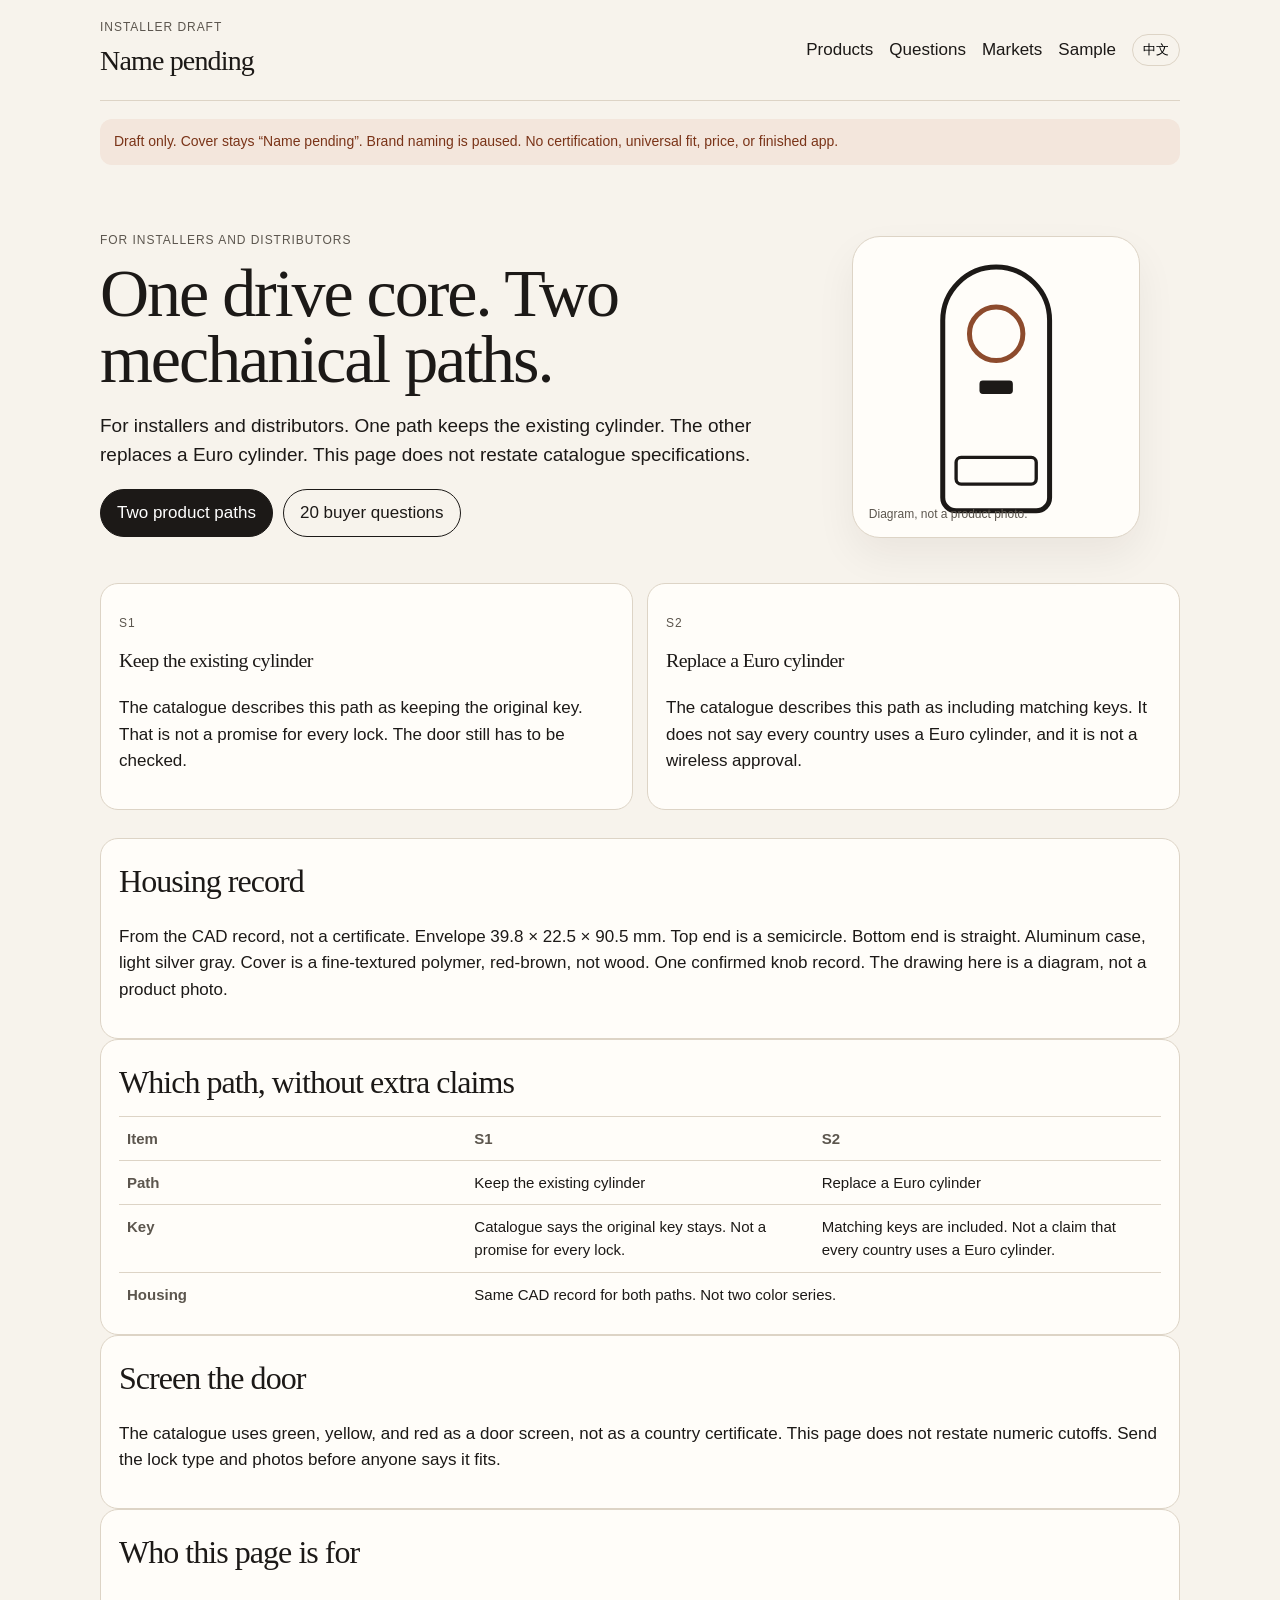
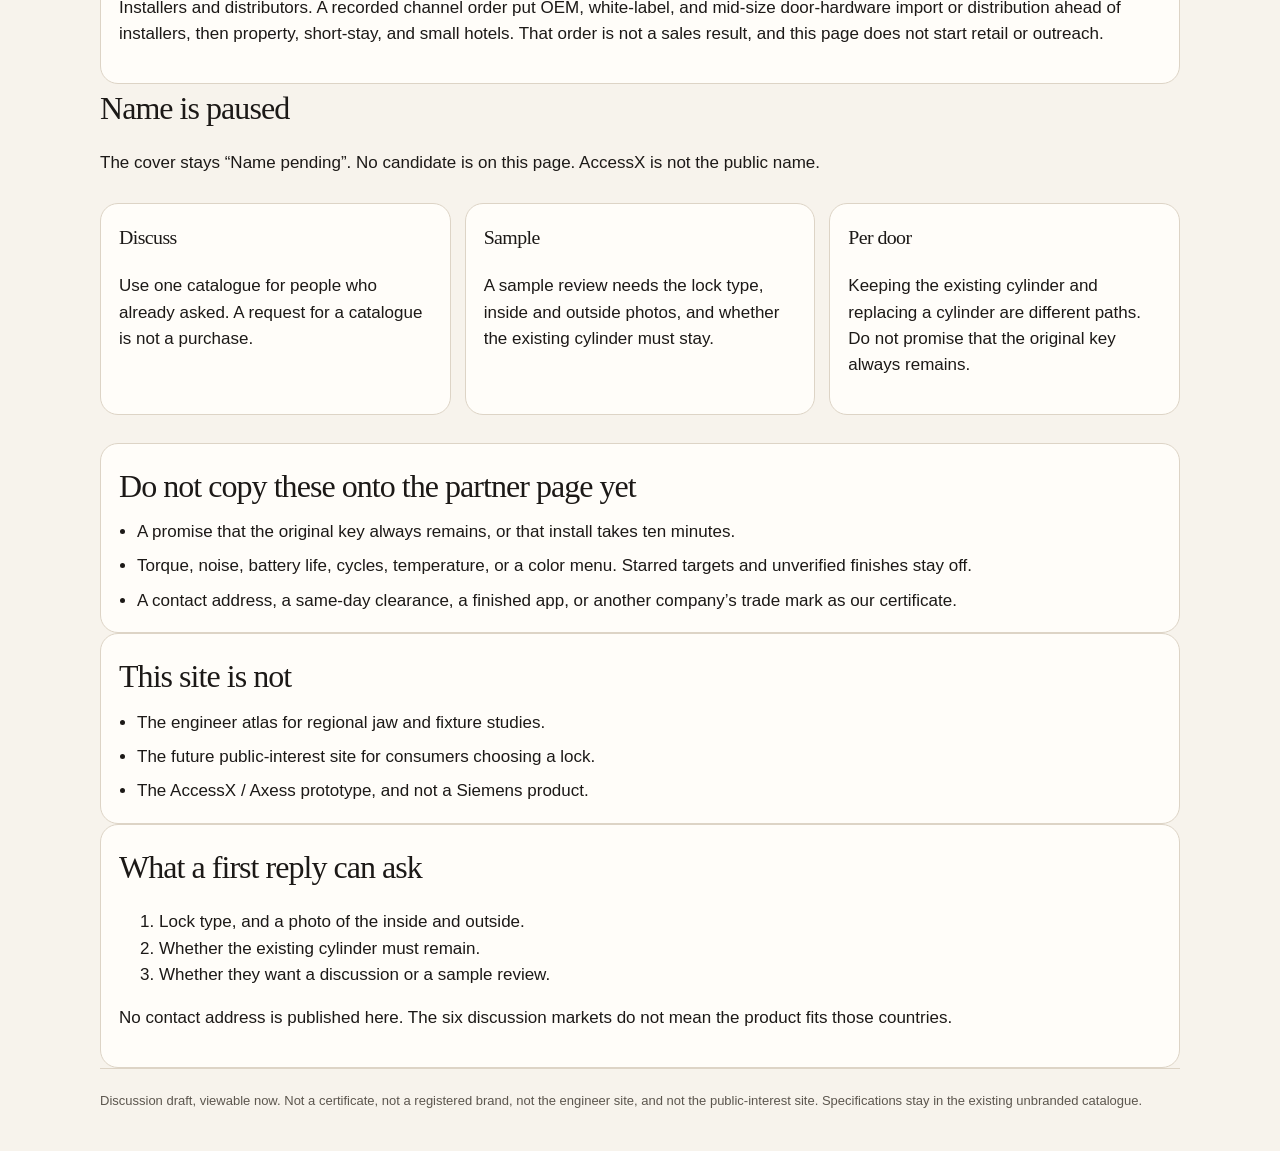
<file: 60_website/index.html>
<!DOCTYPE html>
<html lang="en" data-lang="en">
<head>
  <meta charset="utf-8">
  <meta name="viewport" content="width=device-width, initial-scale=1">
  <title>Installer draft — Name pending</title>
  <link rel="stylesheet" href="styles.css">
</head>
<body>
  <header class="wrap top">
    <a class="brand-lockup" href="index.html">
      <span class="eyebrow en">Installer draft</span>
      <span class="eyebrow zh">安装商草稿</span>
      <span class="wordmark" id="wordmark">Name pending</span>
    </a>
    <nav>
      <a href="catalog.html"><span class="en">Products</span><span class="zh">产品</span></a>
      <a href="questions.html"><span class="en">Questions</span><span class="zh">问题</span></a>
      <a href="markets.html"><span class="en">Markets</span><span class="zh">市场</span></a>
      <a href="#sample"><span class="en">Sample</span><span class="zh">样品</span></a>
      <button class="lang" type="button" id="lang">中文</button>
    </nav>
  </header>

  <main class="wrap">
    <p class="banner">
      <span class="en">Draft only. Cover stays “Name pending”. Brand naming is paused. No certification, universal fit, price, or finished app.</span>
      <span class="zh">仅为草稿。封面保持“Name pending”。品牌取名先暂停。不声称认证、全门适配、价格或成品 App。</span>
    </p>

    <section class="hero">
      <div>
        <p class="eyebrow en">For installers and distributors</p>
        <p class="eyebrow zh">给安装商和分销</p>
        <h1>
          <span class="en">One drive core. Two mechanical paths.</span>
          <span class="zh">一个驱动核心。两条机械路径。</span>
        </h1>
        <p class="lede en">For installers and distributors. One path keeps the existing cylinder. The other replaces a Euro cylinder. This page does not restate catalogue specifications.</p>
        <p class="lede zh">给安装商和分销。一条路径保留现有锁芯。另一条更换欧标锁芯。本页不重写目录规格。</p>
        <div class="actions">
          <a class="button solid" href="catalog.html"><span class="en">Two product paths</span><span class="zh">两条产品路径</span></a>
          <a class="button" href="questions.html"><span class="en">20 buyer questions</span><span class="zh">20 个买家问题</span></a>
        </div>
      </div>
      <figure class="glyph">
        <svg viewBox="0 0 120 180" aria-hidden="true">
          <path d="M28 50 A32 32 0 1 1 92 50 L92 156 A8 8 0 0 1 84 164 L36 164 A8 8 0 0 1 28 156 Z" fill="none" stroke="#1c1917" stroke-width="3"/>
          <circle cx="60" cy="58" r="16" fill="none" stroke="#8d4b2d" stroke-width="3"/>
          <rect x="50" y="86" width="20" height="8" rx="2" fill="#1c1917"/>
          <rect x="36" y="132" width="48" height="16" rx="3" fill="none" stroke="#1c1917" stroke-width="2"/>
        </svg>
        <figcaption class="en">Diagram, not a product photo.</figcaption>
        <figcaption class="zh">示意图，不是产品照片。</figcaption>
      </figure>
    </section>

    <section class="grid two">
      <article class="card">
        <p class="eyebrow">S1</p>
        <h3 class="en">Keep the existing cylinder</h3>
        <h3 class="zh">保留现有锁芯</h3>
        <p class="en">The catalogue describes this path as keeping the original key. That is not a promise for every lock. The door still has to be checked.</p>
        <p class="zh">目录把这条路径写成保留原钥匙。这不是对每一把锁的承诺。门仍要逐扇核对。</p>
      </article>
      <article class="card">
        <p class="eyebrow">S2</p>
        <h3 class="en">Replace a Euro cylinder</h3>
        <h3 class="zh">更换欧标锁芯</h3>
        <p class="en">The catalogue describes this path as including matching keys. It does not say every country uses a Euro cylinder, and it is not a wireless approval.</p>
        <p class="zh">目录把这条路径写成随附匹配钥匙。它不表示每个国家都用欧标锁芯，也不是无线认证。</p>
      </article>
    </section>

    <section class="sheet" id="housing">
      <h2 class="en">Housing record</h2>
      <h2 class="zh">外壳记录</h2>
      <p class="en">From the CAD record, not a certificate. Envelope 39.8 × 22.5 × 90.5 mm. Top end is a semicircle. Bottom end is straight. Aluminum case, light silver gray. Cover is a fine-textured polymer, red-brown, not wood. One confirmed knob record. The drawing here is a diagram, not a product photo.</p>
      <p class="zh">来自 CAD 记录，不是证书。包络 39.8 × 22.5 × 90.5 毫米。上端半圆，下端平直。铝壳，浅银灰。面盖是细密纹理聚合物，棕红，不是木材。旋钮只有一套已确认记录。这里的图是示意图，不是产品照片。</p>
    </section>

    <section class="sheet">
      <h2 class="en">Which path, without extra claims</h2>
      <h2 class="zh">两条路径，不另加声称</h2>
      <table>
        <tr>
          <th class="en">Item</th><th class="zh">项</th>
          <th>S1</th>
          <th>S2</th>
        </tr>
        <tr>
          <th class="en">Path</th><th class="zh">路径</th>
          <td class="en">Keep the existing cylinder</td>
          <td class="zh">保留现有锁芯</td>
          <td class="en">Replace a Euro cylinder</td>
          <td class="zh">更换欧标锁芯</td>
        </tr>
        <tr>
          <th class="en">Key</th><th class="zh">钥匙</th>
          <td class="en">Catalogue says the original key stays. Not a promise for every lock.</td>
          <td class="zh">目录写保留原钥匙。不是对每一把锁的承诺。</td>
          <td class="en">Matching keys are included. Not a claim that every country uses a Euro cylinder.</td>
          <td class="zh">随附匹配钥匙。不表示每个国家都用欧标锁芯。</td>
        </tr>
        <tr>
          <th class="en">Housing</th><th class="zh">外壳</th>
          <td class="en" colspan="2">Same CAD record for both paths. Not two color series.</td>
          <td class="zh" colspan="2">两条路径共用同一份 CAD 记录。不是两套配色。</td>
        </tr>
      </table>
    </section>

    <section class="sheet">
      <h2 class="en">Screen the door</h2>
      <h2 class="zh">先筛这扇门</h2>
      <p class="en">The catalogue uses green, yellow, and red as a door screen, not as a country certificate. This page does not restate numeric cutoffs. Send the lock type and photos before anyone says it fits.</p>
      <p class="zh">目录用绿、黄、红做门型筛选，不是国家证书。本页不重写数字门槛。说适用之前，先要锁型和照片。</p>
    </section>

    <section class="sheet">
      <h2 class="en">Who this page is for</h2>
      <h2 class="zh">这一页给谁</h2>
      <p class="en">Installers and distributors. A recorded channel order put OEM, white-label, and mid-size door-hardware import or distribution ahead of installers, then property, short-stay, and small hotels. That order is not a sales result, and this page does not start retail or outreach.</p>
      <p class="zh">安装商和分销。已记录的渠道顺序是先 OEM、白牌和中型门五金进口或分销，再安装商，再物业、短租和小酒店。那不是成交结果，本页也不开始零售或外发。</p>
    </section>

    <section>
      <h2 class="en">Name is paused</h2>
      <h2 class="zh">名字先暂停</h2>
      <p class="en">The cover stays “Name pending”. No candidate is on this page. AccessX is not the public name.</p>
      <p class="zh">封面保持“Name pending”。本页不再放候选名。AccessX 不是对外名字。</p>
    </section>

    <section class="grid">
      <article class="card">
        <h3 class="en">Discuss</h3>
        <h3 class="zh">讨论</h3>
        <p class="en">Use one catalogue for people who already asked. A request for a catalogue is not a purchase.</p>
        <p class="zh">已经索取目录的人共用一份目录。索取目录不是采购。</p>
      </article>
      <article class="card">
        <h3 class="en">Sample</h3>
        <h3 class="zh">样品</h3>
        <p class="en">A sample review needs the lock type, inside and outside photos, and whether the existing cylinder must stay.</p>
        <p class="zh">样品评估需要锁型、内外照片，以及现有锁芯是否必须保留。</p>
      </article>
      <article class="card">
        <h3 class="en">Per door</h3>
        <h3 class="zh">逐门核对</h3>
        <p class="en">Keeping the existing cylinder and replacing a cylinder are different paths. Do not promise that the original key always remains.</p>
        <p class="zh">保留原锁芯和更换锁芯是两条路径。不能承诺原钥匙始终还能用。</p>
      </article>
    </section>

    <section class="sheet" id="hold">
      <h2 class="en">Do not copy these onto the partner page yet</h2>
      <h2 class="zh">这些先不要抄进合作页</h2>
      <ul class="no-list">
        <li class="en">A promise that the original key always remains, or that install takes ten minutes.</li>
        <li class="zh">承诺原钥匙始终保留，或安装只要十分钟。</li>
        <li class="en">Torque, noise, battery life, cycles, temperature, or a color menu. Starred targets and unverified finishes stay off.</li>
        <li class="zh">扭矩、噪声、续航、循环、温度，或一套色板。星号目标和未核实的配色先不写。</li>
        <li class="en">A contact address, a same-day clearance, a finished app, or another company’s trade mark as our certificate.</li>
        <li class="zh">联系地址、当天放行、成品 App，或把对方协会标志写成我们的证书。</li>
      </ul>
    </section>

    <section class="sheet" id="not">
      <h2 class="en">This site is not</h2>
      <h2 class="zh">这个网站不是</h2>
      <ul class="no-list">
        <li class="en">The engineer atlas for regional jaw and fixture studies.</li>
        <li class="zh">给工程师研究区域夹爪和固定方式的资料站。</li>
        <li class="en">The future public-interest site for consumers choosing a lock.</li>
        <li class="zh">以后给消费者选配门锁的公益站。</li>
        <li class="en">The AccessX / Axess prototype, and not a Siemens product.</li>
        <li class="zh">AccessX／Axess 原型，也不是西门子产品。</li>
      </ul>
    </section>

    <section class="sheet" id="sample">
      <h2 class="en">What a first reply can ask</h2>
      <h2 class="zh">第一封回复可以问什么</h2>
      <ol>
        <li class="en">Lock type, and a photo of the inside and outside.</li>
        <li class="zh">锁型，以及内侧和外侧照片。</li>
        <li class="en">Whether the existing cylinder must remain.</li>
        <li class="zh">现有锁芯是否必须保留。</li>
        <li class="en">Whether they want a discussion or a sample review.</li>
        <li class="zh">他们要的是讨论，还是样品评估。</li>
      </ol>
      <p class="en">No contact address is published here. The six discussion markets do not mean the product fits those countries.</p>
      <p class="zh">这里不公布联系地址。六个讨论市场不表示产品已适配这些国家。</p>
    </section>
  </main>

  <footer class="wrap">
    <span class="en">Discussion draft, viewable now. Not a certificate, not a registered brand, not the engineer site, and not the public-interest site. Specifications stay in the existing unbranded catalogue.</span>
    <span class="zh">讨论草稿，现在可以查看。不是认证站，不是已注册品牌，不是工程站，也不是公益站。规格仍以已完成的无品牌目录为准。</span>
  </footer>
  <script src="site.js"></script>
</body>
</html>
</file>
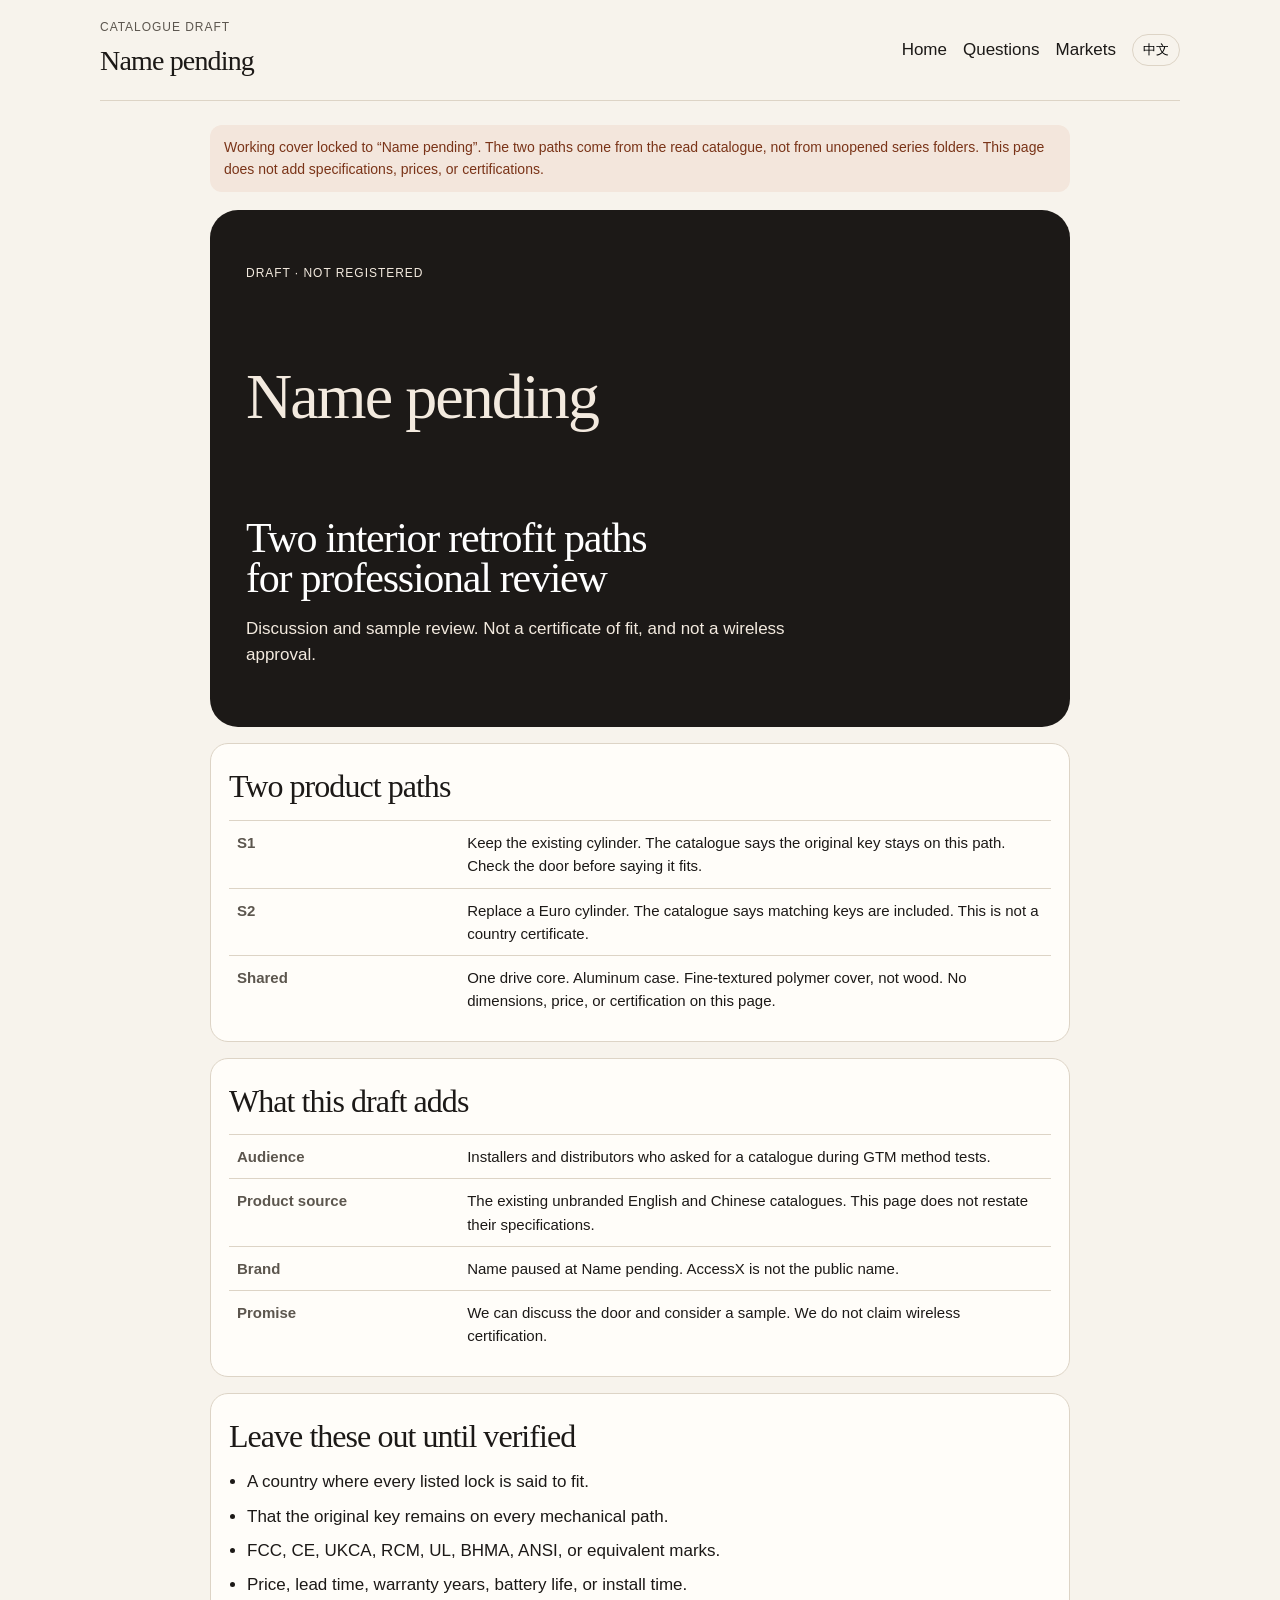
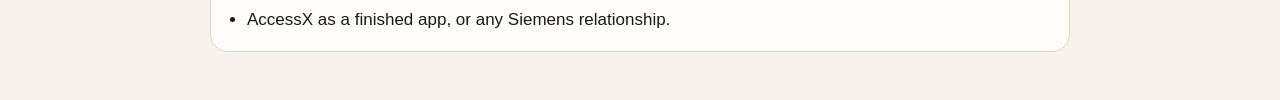
<file: 60_website/catalog.html>
<!DOCTYPE html>
<html lang="en" data-lang="en">
<head>
  <meta charset="utf-8">
  <meta name="viewport" content="width=device-width, initial-scale=1">
  <title>Catalogue draft — Name pending</title>
  <link rel="stylesheet" href="styles.css">
</head>
<body>
  <header class="wrap top no-print">
    <a class="brand-lockup" href="index.html">
      <span class="eyebrow en">Catalogue draft</span>
      <span class="eyebrow zh">目录草稿</span>
      <span class="wordmark" id="wordmark">Name pending</span>
    </a>
    <nav>
      <a href="index.html"><span class="en">Home</span><span class="zh">首页</span></a>
      <a href="questions.html"><span class="en">Questions</span><span class="zh">问题</span></a>
      <a href="markets.html"><span class="en">Markets</span><span class="zh">市场</span></a>
      <button class="lang" type="button" id="lang">中文</button>
    </nav>
  </header>

  <main class="catalog">
    <p class="banner no-print">
      <span class="en">Working cover locked to “Name pending”. The two paths come from the read catalogue, not from unopened series folders. This page does not add specifications, prices, or certifications.</span>
      <span class="zh">本版封面锁定为“Name pending”。两条路径来自已读目录，不来自未打开的系列夹。本页不新增规格、价格或认证。</span>
    </p>

    <section class="cover">
      <div>
        <p class="eyebrow">Draft · not registered</p>
        <p class="wordmark" id="cover-mark">Name pending</p>
      </div>
      <div>
        <h1 class="en" style="font-size:42px">Two interior retrofit paths<br>for professional review</h1>
        <h1 class="zh" style="font-size:42px">两条室内改装路径<br>供专业评估</h1>
        <p class="en">Discussion and sample review. Not a certificate of fit, and not a wireless approval.</p>
        <p class="zh">用于讨论和样品评估。不是适配证书，也不是无线认证。</p>
      </div>
    </section>

    <section class="sheet page" id="series">
      <h2 class="en">Two product paths</h2>
      <h2 class="zh">两条产品路径</h2>
      <table>
        <tr>
          <th>S1</th>
          <td class="en">Keep the existing cylinder. The catalogue says the original key stays on this path. Check the door before saying it fits.</td>
          <td class="zh">保留现有锁芯。目录写这条路径保留原钥匙。说适用之前先核对这扇门。</td>
        </tr>
        <tr>
          <th>S2</th>
          <td class="en">Replace a Euro cylinder. The catalogue says matching keys are included. This is not a country certificate.</td>
          <td class="zh">更换欧标锁芯。目录写随附匹配钥匙。这不是国家证书。</td>
        </tr>
        <tr>
          <th class="en">Shared</th><th class="zh">共用</th>
          <td class="en">One drive core. Aluminum case. Fine-textured polymer cover, not wood. No dimensions, price, or certification on this page.</td>
          <td class="zh">一个驱动核心。铝壳。细密纹理聚合物面盖，不是木材。本页不写尺寸、价格或认证。</td>
        </tr>
      </table>
    </section>

    <section class="sheet page">
      <h2 class="en">What this draft adds</h2>
      <h2 class="zh">这一版增加什么</h2>
      <table>
        <tr>
          <th class="en">Audience</th><th class="zh">受众</th>
          <td class="en">Installers and distributors who asked for a catalogue during GTM method tests.</td>
          <td class="zh">在 GTM 方法测试中索取过目录的安装商和分销。</td>
        </tr>
        <tr>
          <th class="en">Product source</th><th class="zh">产品来源</th>
          <td class="en">The existing unbranded English and Chinese catalogues. This page does not restate their specifications.</td>
          <td class="zh">已完成的无品牌英、中目录。本页不重写其中的规格。</td>
        </tr>
        <tr>
          <th class="en">Brand</th><th class="zh">品牌</th>
          <td class="en">Name paused at Name pending. AccessX is not the public name.</td>
          <td class="zh">名字暂停在 Name pending。AccessX 不是对外名字。</td>
        </tr>
        <tr>
          <th class="en">Promise</th><th class="zh">承诺</th>
          <td class="en">We can discuss the door and consider a sample. We do not claim wireless certification.</td>
          <td class="zh">可以讨论这扇门，并考虑样品。不声称无线认证。</td>
        </tr>
      </table>
    </section>

    <section class="sheet page">
      <h2 class="en">Leave these out until verified</h2>
      <h2 class="zh">核实前不要写</h2>
      <ul class="no-list">
        <li class="en">A country where every listed lock is said to fit.</li>
        <li class="zh">声称某个国家的所列锁型全部适用。</li>
        <li class="en">That the original key remains on every mechanical path.</li>
        <li class="zh">所有机械路径都保留原钥匙。</li>
        <li class="en">FCC, CE, UKCA, RCM, UL, BHMA, ANSI, or equivalent marks.</li>
        <li class="zh">FCC、CE、UKCA、RCM、UL、BHMA、ANSI 或同等标志。</li>
        <li class="en">Price, lead time, warranty years, battery life, or install time.</li>
        <li class="zh">价格、交期、质保年限、续航或安装时长。</li>
        <li class="en">AccessX as a finished app, or any Siemens relationship.</li>
        <li class="zh">把 AccessX 写成成品 App，或写成与西门子的关系。</li>
      </ul>
    </section>


  </main>
  <script src="site.js"></script>
</body>
</html>
</file>
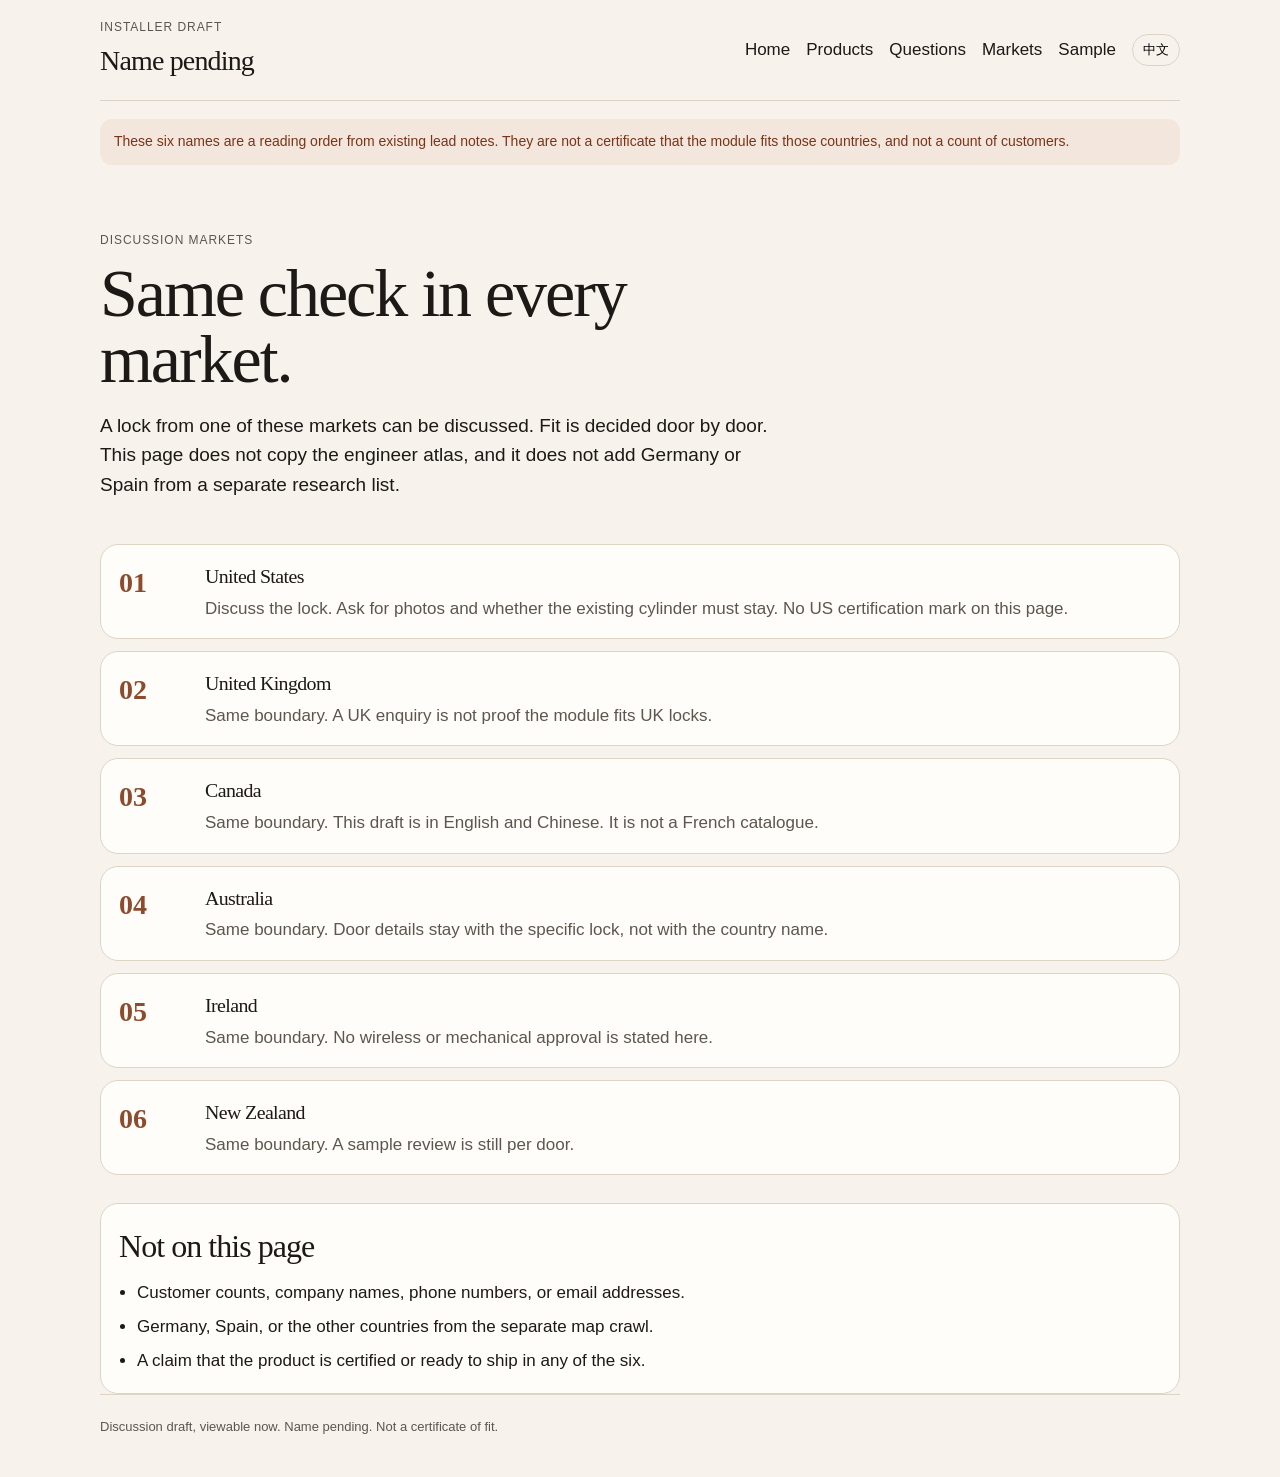
<file: 60_website/markets.html>
<!DOCTYPE html>
<html lang="en" data-lang="en">
<head>
  <meta charset="utf-8">
  <meta name="viewport" content="width=device-width, initial-scale=1">
  <title>Discussion markets — Name pending</title>
  <link rel="stylesheet" href="styles.css">
</head>
<body>
  <header class="wrap top">
    <a class="brand-lockup" href="index.html">
      <span class="eyebrow en">Installer draft</span>
      <span class="eyebrow zh">安装商草稿</span>
      <span class="wordmark" id="wordmark">Name pending</span>
    </a>
    <nav>
      <a href="index.html"><span class="en">Home</span><span class="zh">首页</span></a>
      <a href="catalog.html"><span class="en">Products</span><span class="zh">产品</span></a>
      <a href="questions.html"><span class="en">Questions</span><span class="zh">问题</span></a>
      <a href="markets.html"><span class="en">Markets</span><span class="zh">市场</span></a>
      <a href="index.html#sample"><span class="en">Sample</span><span class="zh">样品</span></a>
      <button class="lang" type="button" id="lang">中文</button>
    </nav>
  </header>

  <main class="wrap">
    <p class="banner">
      <span class="en">These six names are a reading order from existing lead notes. They are not a certificate that the module fits those countries, and not a count of customers.</span>
      <span class="zh">这六个名字是已有潜在名单的阅读顺序。不是产品已适配这些国家的证书，也不是客户数量。</span>
    </p>

    <section class="hero">
      <div>
        <p class="eyebrow en">Discussion markets</p>
        <p class="eyebrow zh">讨论市场</p>
        <h1>
          <span class="en">Same check in every market.</span>
          <span class="zh">每个市场都是同一套核对。</span>
        </h1>
        <p class="lede en">A lock from one of these markets can be discussed. Fit is decided door by door. This page does not copy the engineer atlas, and it does not add Germany or Spain from a separate research list.</p>
        <p class="lede zh">来自这些市场的锁可以讨论。是否适用按每一扇门核对。本页不抄工程资料站，也不把另一套研究名单里的德国或西班牙加进来。</p>
      </div>
    </section>

    <section class="market-list">
      <article class="market" id="us">
        <b>01</b>
        <div>
          <h3><span class="en">United States</span><span class="zh">美国</span></h3>
          <p class="en">Discuss the lock. Ask for photos and whether the existing cylinder must stay. No US certification mark on this page.</p>
          <p class="zh">可以讨论这把锁。需要照片，以及现有锁芯是否必须保留。本页没有美国认证标志。</p>
        </div>
      </article>
      <article class="market" id="uk">
        <b>02</b>
        <div>
          <h3><span class="en">United Kingdom</span><span class="zh">英国</span></h3>
          <p class="en">Same boundary. A UK enquiry is not proof the module fits UK locks.</p>
          <p class="zh">边界相同。来自英国的询问，不能证明模组适用于英国锁型。</p>
        </div>
      </article>
      <article class="market" id="ca">
        <b>03</b>
        <div>
          <h3><span class="en">Canada</span><span class="zh">加拿大</span></h3>
          <p class="en">Same boundary. This draft is in English and Chinese. It is not a French catalogue.</p>
          <p class="zh">边界相同。这一版是英文和中文，不是法文目录。</p>
        </div>
      </article>
      <article class="market" id="au">
        <b>04</b>
        <div>
          <h3><span class="en">Australia</span><span class="zh">澳洲</span></h3>
          <p class="en">Same boundary. Door details stay with the specific lock, not with the country name.</p>
          <p class="zh">边界相同。门的细节跟具体的锁走，不跟国家名字走。</p>
        </div>
      </article>
      <article class="market" id="ie">
        <b>05</b>
        <div>
          <h3><span class="en">Ireland</span><span class="zh">爱尔兰</span></h3>
          <p class="en">Same boundary. No wireless or mechanical approval is stated here.</p>
          <p class="zh">边界相同。这里不写无线或机械认证。</p>
        </div>
      </article>
      <article class="market" id="nz">
        <b>06</b>
        <div>
          <h3><span class="en">New Zealand</span><span class="zh">新西兰</span></h3>
          <p class="en">Same boundary. A sample review is still per door.</p>
          <p class="zh">边界相同。样品评估仍然按每一扇门做。</p>
        </div>
      </article>
    </section>

    <section class="sheet">
      <h2 class="en">Not on this page</h2>
      <h2 class="zh">本页没有</h2>
      <ul class="no-list">
        <li class="en">Customer counts, company names, phone numbers, or email addresses.</li>
        <li class="zh">客户数量、公司名、电话或邮箱。</li>
        <li class="en">Germany, Spain, or the other countries from the separate map crawl.</li>
        <li class="zh">德国、西班牙，或另一套地图爬取里的其他国家。</li>
        <li class="en">A claim that the product is certified or ready to ship in any of the six.</li>
        <li class="zh">产品已在这六国认证或可以出货的说法。</li>
      </ul>
    </section>
  </main>

  <footer class="wrap">
    <span class="en">Discussion draft, viewable now. Name pending. Not a certificate of fit.</span>
    <span class="zh">讨论草稿，现在可以查看。名字未定。不是适配证书。</span>
  </footer>
  <script src="site.js"></script>
</body>
</html>
</file>
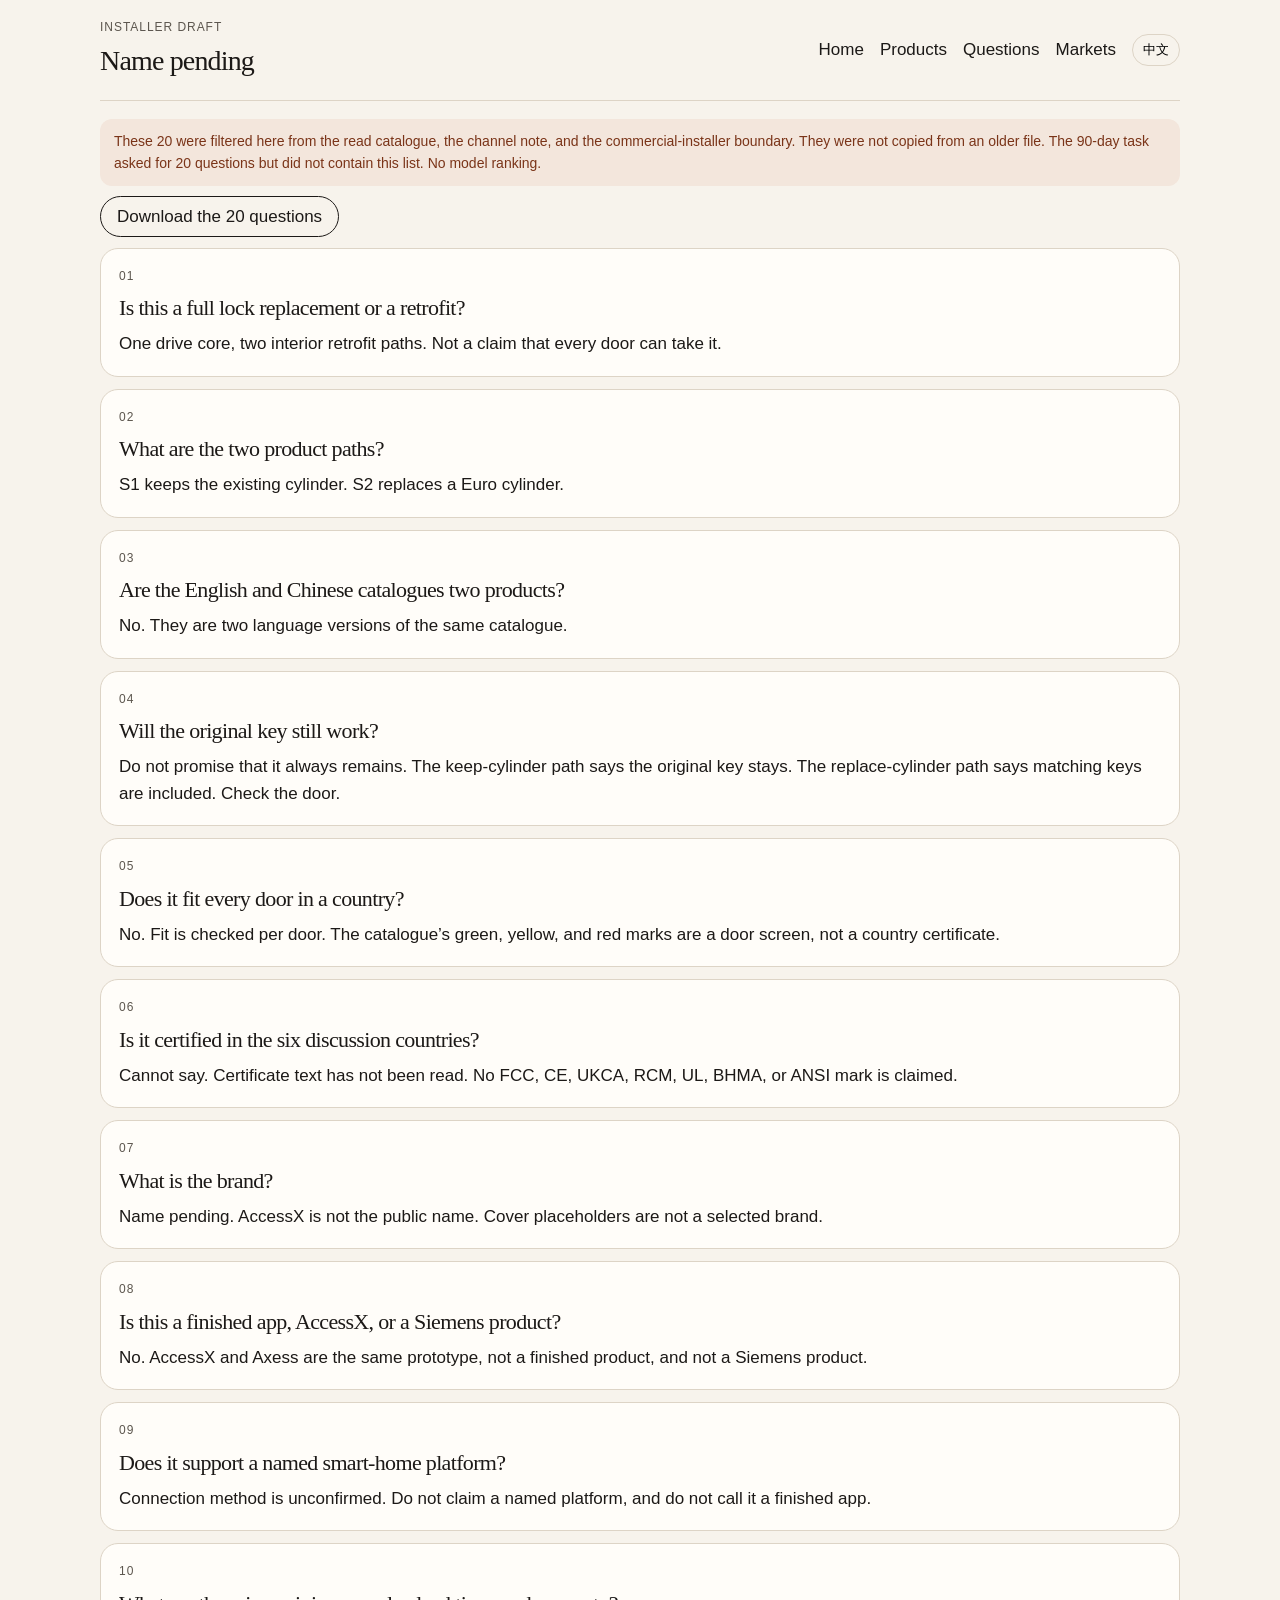
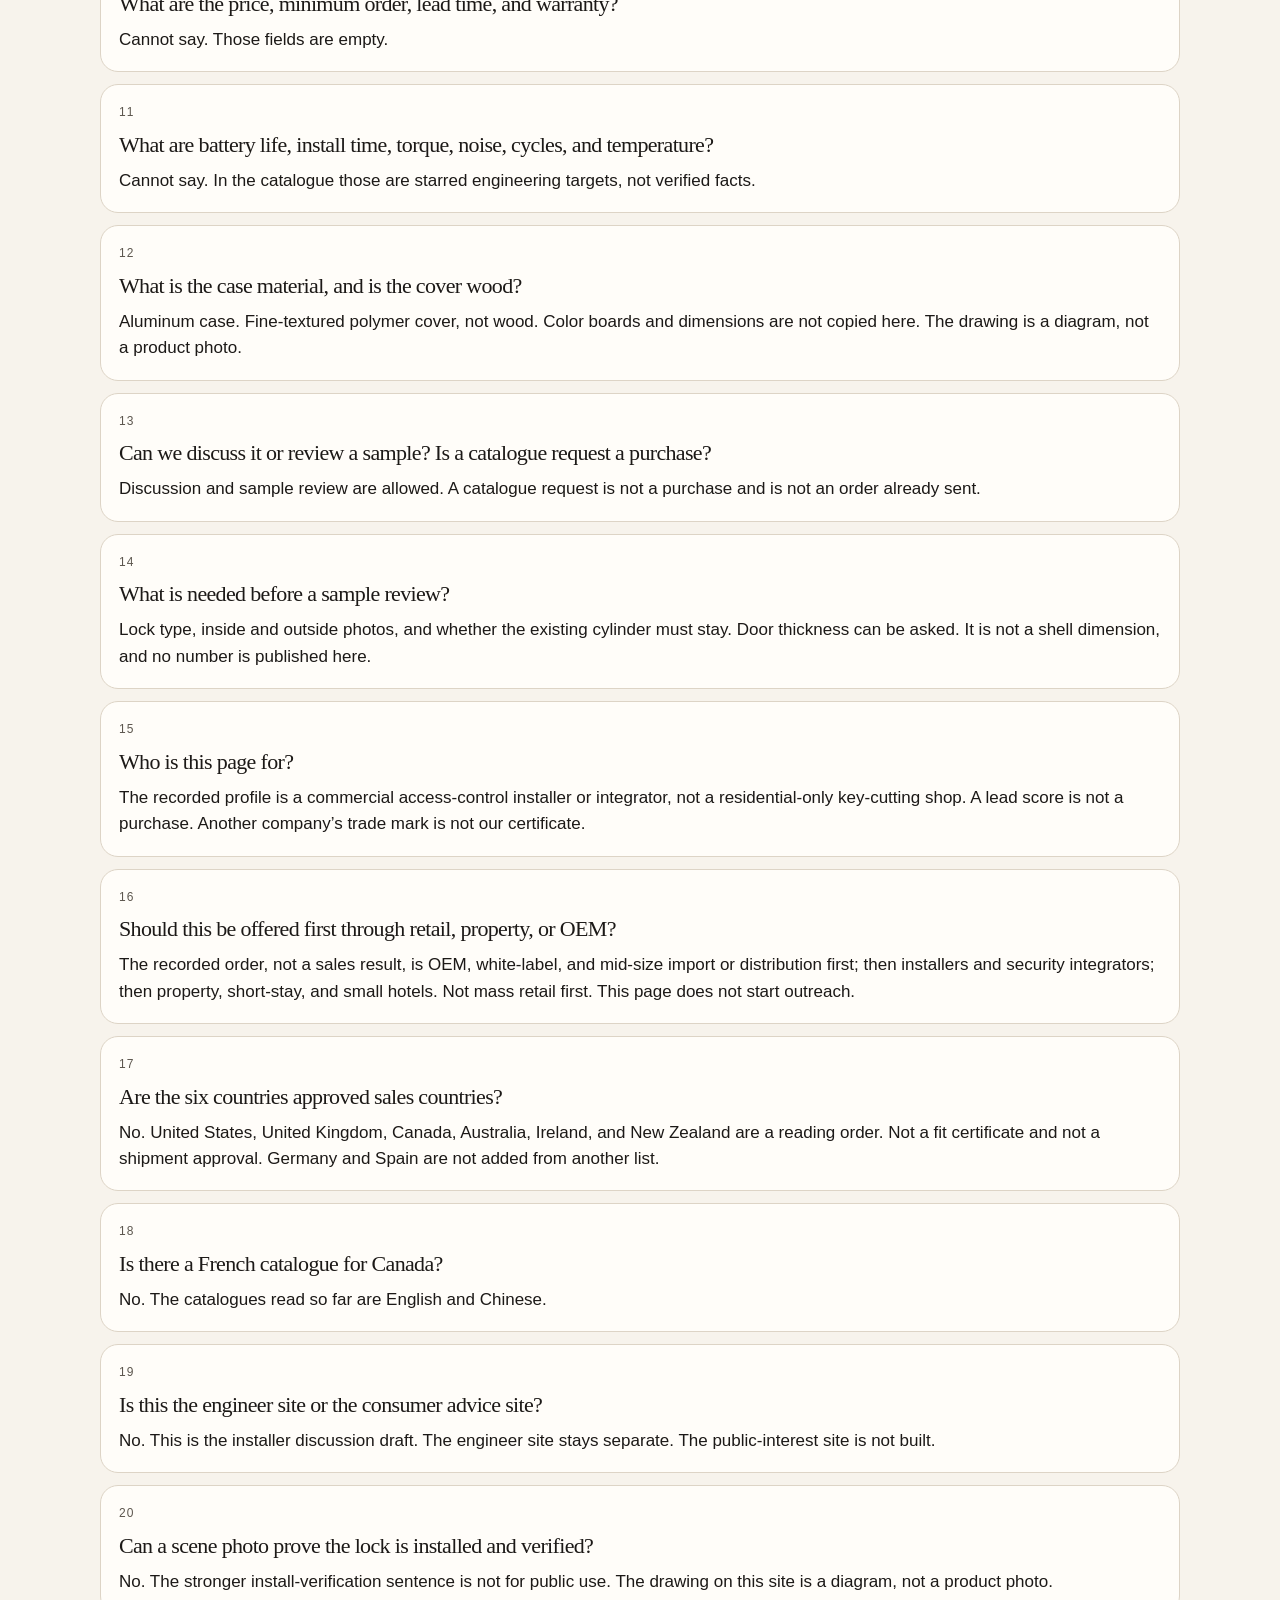
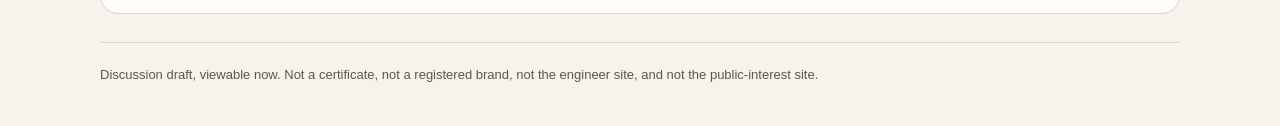
<file: 60_website/questions.html>
<!DOCTYPE html>
<html lang="en" data-lang="en">
<head>
  <meta charset="utf-8">
  <meta name="viewport" content="width=device-width, initial-scale=1">
  <title>Buyer questions — Name pending</title>
  <link rel="stylesheet" href="styles.css">
</head>
<body>
  <header class="wrap top">
    <a class="brand-lockup" href="index.html">
      <span class="eyebrow en">Installer draft</span>
      <span class="eyebrow zh">安装商草稿</span>
      <span class="wordmark" id="wordmark">Name pending</span>
    </a>
    <nav>
      <a href="index.html"><span class="en">Home</span><span class="zh">首页</span></a>
      <a href="catalog.html"><span class="en">Products</span><span class="zh">产品</span></a>
      <a href="questions.html"><span class="en">Questions</span><span class="zh">问题</span></a>
      <a href="markets.html"><span class="en">Markets</span><span class="zh">市场</span></a>
      <button class="lang" type="button" id="lang">中文</button>
    </nav>
  </header>

  <main class="wrap">
    <p class="banner">
      <span class="en">These 20 were filtered here from the read catalogue, the channel note, and the commercial-installer boundary. They were not copied from an older file. The 90-day task asked for 20 questions but did not contain this list. No model ranking.</span>
      <span class="zh">这 20 题是在这里归纳筛选的，来源是已读目录、渠道笔记和商用安装商边界。不是从旧文件原样抄来的。90 天任务要求写 20 题，但正文里没有这份清单。没有模型排名。</span>
    </p>
    <p><a class="button" href="buyer-questions.txt"><span class="en">Download the 20 questions</span><span class="zh">下载这 20 题</span></a></p>

    <section class="qa">
      <article class="sheet">
        <p class="eyebrow">01</p>
        <h3 class="en">Is this a full lock replacement or a retrofit?</h3>
        <h3 class="zh">这是整锁替换，还是旧锁改装？</h3>
        <p class="en">One drive core, two interior retrofit paths. Not a claim that every door can take it.</p>
        <p class="zh">一个驱动核心，两条室内改装路径。不是声称每扇门都能装。</p>
      </article>
      <article class="sheet">
        <p class="eyebrow">02</p>
        <h3 class="en">What are the two product paths?</h3>
        <h3 class="zh">两条产品路径是什么？</h3>
        <p class="en">S1 keeps the existing cylinder. S2 replaces a Euro cylinder.</p>
        <p class="zh">S1 保留现有锁芯。S2 更换欧标锁芯。</p>
      </article>
      <article class="sheet">
        <p class="eyebrow">03</p>
        <h3 class="en">Are the English and Chinese catalogues two products?</h3>
        <h3 class="zh">英中两份目录是不是两款产品？</h3>
        <p class="en">No. They are two language versions of the same catalogue.</p>
        <p class="zh">不是。它们是同一份目录的两种语言。</p>
      </article>
      <article class="sheet">
        <p class="eyebrow">04</p>
        <h3 class="en">Will the original key still work?</h3>
        <h3 class="zh">原钥匙还能用吗？</h3>
        <p class="en">Do not promise that it always remains. The keep-cylinder path says the original key stays. The replace-cylinder path says matching keys are included. Check the door.</p>
        <p class="zh">不能承诺原钥匙始终还能用。保留锁芯的路径写保留原钥匙。更换锁芯的路径写随附匹配钥匙。门要核对。</p>
      </article>
      <article class="sheet">
        <p class="eyebrow">05</p>
        <h3 class="en">Does it fit every door in a country?</h3>
        <h3 class="zh">某个国家的每扇门都能装吗？</h3>
        <p class="en">No. Fit is checked per door. The catalogue’s green, yellow, and red marks are a door screen, not a country certificate.</p>
        <p class="zh">不能。按每一扇门核对。目录里的绿、黄、红是门型筛选，不是国家证书。</p>
      </article>
      <article class="sheet">
        <p class="eyebrow">06</p>
        <h3 class="en">Is it certified in the six discussion countries?</h3>
        <h3 class="zh">六个讨论国家已经认证了吗？</h3>
        <p class="en">Cannot say. Certificate text has not been read. No FCC, CE, UKCA, RCM, UL, BHMA, or ANSI mark is claimed.</p>
        <p class="zh">不能说。证书正文没读。不声称 FCC、CE、UKCA、RCM、UL、BHMA 或 ANSI。</p>
      </article>
      <article class="sheet">
        <p class="eyebrow">07</p>
        <h3 class="en">What is the brand?</h3>
        <h3 class="zh">品牌叫什么？</h3>
        <p class="en">Name pending. AccessX is not the public name. Cover placeholders are not a selected brand.</p>
        <p class="zh">名字未定。AccessX 不是对外名字。封面上的占位词不是已选品牌。</p>
      </article>
      <article class="sheet">
        <p class="eyebrow">08</p>
        <h3 class="en">Is this a finished app, AccessX, or a Siemens product?</h3>
        <h3 class="zh">这是成品 App、AccessX，还是西门子产品？</h3>
        <p class="en">No. AccessX and Axess are the same prototype, not a finished product, and not a Siemens product.</p>
        <p class="zh">不是。AccessX 和 Axess 是同一个原型，不是成品，也不是西门子产品。</p>
      </article>
      <article class="sheet">
        <p class="eyebrow">09</p>
        <h3 class="en">Does it support a named smart-home platform?</h3>
        <h3 class="zh">它支持某个具名智能家居平台吗？</h3>
        <p class="en">Connection method is unconfirmed. Do not claim a named platform, and do not call it a finished app.</p>
        <p class="zh">连接方式待确认。不声称某个具名平台，也不写成成品 App。</p>
      </article>
      <article class="sheet">
        <p class="eyebrow">10</p>
        <h3 class="en">What are the price, minimum order, lead time, and warranty?</h3>
        <h3 class="zh">价格、起订量、交期和质保是多少？</h3>
        <p class="en">Cannot say. Those fields are empty.</p>
        <p class="zh">不能说。这些字段是空的。</p>
      </article>
      <article class="sheet">
        <p class="eyebrow">11</p>
        <h3 class="en">What are battery life, install time, torque, noise, cycles, and temperature?</h3>
        <h3 class="zh">续航、安装时长、扭矩、噪声、循环次数和温度是多少？</h3>
        <p class="en">Cannot say. In the catalogue those are starred engineering targets, not verified facts.</p>
        <p class="zh">不能说。目录里这些是带星号的工程目标，不是已验证事实。</p>
      </article>
      <article class="sheet">
        <p class="eyebrow">12</p>
        <h3 class="en">What is the case material, and is the cover wood?</h3>
        <h3 class="zh">外壳是什么材料，面盖是木材吗？</h3>
        <p class="en">Aluminum case. Fine-textured polymer cover, not wood. Color boards and dimensions are not copied here. The drawing is a diagram, not a product photo.</p>
        <p class="zh">铝壳。细密纹理聚合物面盖，不是木材。色板和尺寸不转抄到这里。图是示意图，不是产品照片。</p>
      </article>
      <article class="sheet">
        <p class="eyebrow">13</p>
        <h3 class="en">Can we discuss it or review a sample? Is a catalogue request a purchase?</h3>
        <h3 class="zh">可以讨论或评估样品吗？索取目录是采购吗？</h3>
        <p class="en">Discussion and sample review are allowed. A catalogue request is not a purchase and is not an order already sent.</p>
        <p class="zh">可以讨论，可以评估样品。索取目录不是采购，也不是已经发出的订单。</p>
      </article>
      <article class="sheet">
        <p class="eyebrow">14</p>
        <h3 class="en">What is needed before a sample review?</h3>
        <h3 class="zh">样品评估之前要什么？</h3>
        <p class="en">Lock type, inside and outside photos, and whether the existing cylinder must stay. Door thickness can be asked. It is not a shell dimension, and no number is published here.</p>
        <p class="zh">锁型、内外照片，以及现有锁芯是否必须保留。门厚可以问。它不是外壳尺寸，这里也不公布数字。</p>
      </article>
      <article class="sheet">
        <p class="eyebrow">15</p>
        <h3 class="en">Who is this page for?</h3>
        <h3 class="zh">这一页给谁？</h3>
        <p class="en">The recorded profile is a commercial access-control installer or integrator, not a residential-only key-cutting shop. A lead score is not a purchase. Another company’s trade mark is not our certificate.</p>
        <p class="zh">已记录的画像是商用门禁安装商或集成商，不是纯住宅配钥匙店。线索分数不是采购。对方公司的协会标志不是我们的证书。</p>
      </article>
      <article class="sheet">
        <p class="eyebrow">16</p>
        <h3 class="en">Should this be offered first through retail, property, or OEM?</h3>
        <h3 class="zh">应该先做零售、物业，还是 OEM？</h3>
        <p class="en">The recorded order, not a sales result, is OEM, white-label, and mid-size import or distribution first; then installers and security integrators; then property, short-stay, and small hotels. Not mass retail first. This page does not start outreach.</p>
        <p class="zh">已记录的顺序，不是成交结果：先 OEM、白牌和中型进口或分销；再安装商和安防集成商；再物业、短租和小酒店。不是先做大众零售。本页不开始外发。</p>
      </article>
      <article class="sheet">
        <p class="eyebrow">17</p>
        <h3 class="en">Are the six countries approved sales countries?</h3>
        <h3 class="zh">六个国家是已批准的销售国吗？</h3>
        <p class="en">No. United States, United Kingdom, Canada, Australia, Ireland, and New Zealand are a reading order. Not a fit certificate and not a shipment approval. Germany and Spain are not added from another list.</p>
        <p class="zh">不是。美国、英国、加拿大、澳洲、爱尔兰、新西兰是阅读顺序。不是适配证书，也不是出货批准。不从另一份名单加进德国或西班牙。</p>
      </article>
      <article class="sheet">
        <p class="eyebrow">18</p>
        <h3 class="en">Is there a French catalogue for Canada?</h3>
        <h3 class="zh">加拿大有法文目录吗？</h3>
        <p class="en">No. The catalogues read so far are English and Chinese.</p>
        <p class="zh">没有。目前读到的目录是英文和中文。</p>
      </article>
      <article class="sheet">
        <p class="eyebrow">19</p>
        <h3 class="en">Is this the engineer site or the consumer advice site?</h3>
        <h3 class="zh">这是工程站或消费者咨询站吗？</h3>
        <p class="en">No. This is the installer discussion draft. The engineer site stays separate. The public-interest site is not built.</p>
        <p class="zh">不是。这是安装商讨论草稿。工程站仍然分开。公益站没建。</p>
      </article>
      <article class="sheet">
        <p class="eyebrow">20</p>
        <h3 class="en">Can a scene photo prove the lock is installed and verified?</h3>
        <h3 class="zh">场景图能证明已经安装并验证吗？</h3>
        <p class="en">No. The stronger install-verification sentence is not for public use. The drawing on this site is a diagram, not a product photo.</p>
        <p class="zh">不能。更强的安装验证句不对外使用。本站的图是示意图，不是产品照片。</p>
      </article>
    </section>
  </main>

  <footer class="wrap">
    <span class="en">Discussion draft, viewable now. Not a certificate, not a registered brand, not the engineer site, and not the public-interest site.</span>
    <span class="zh">讨论草稿，现在可以查看。不是认证站，不是已注册品牌，不是工程站，也不是公益站。</span>
  </footer>
  <script src="site.js"></script>
</body>
</html>
</file>
<file: 60_website/styles.css>
:root {
  --ink: #1c1917;
  --muted: #5c564e;
  --line: #ddd4c6;
  --paper: #f7f3ec;
  --card: #fffdf9;
  --copper: #8d4b2d;
  --copper-soft: #f3e6dc;
  --warn: #7a3418;
  --shadow: 0 18px 40px rgba(28, 25, 23, 0.06);
  --serif: "Iowan Old Style", "Palatino Linotype", Palatino, Georgia, serif;
  --sans: "Avenir Next", "Segoe UI", "PingFang SC", "Noto Sans SC", sans-serif;
}

* { box-sizing: border-box; }
html { scroll-behavior: smooth; }
body {
  margin: 0;
  color: var(--ink);
  background: var(--paper);
  font-family: var(--sans);
  font-size: 17px;
  line-height: 1.55;
}
a { color: var(--copper); }
img { max-width: 100%; }

.wrap { width: min(1080px, calc(100% - 32px)); margin: 0 auto; }
.top {
  display: flex;
  justify-content: space-between;
  gap: 16px;
  align-items: center;
  padding: 18px 0;
  border-bottom: 1px solid var(--line);
}
.brand-lockup { display: flex; flex-direction: column; gap: 2px; text-decoration: none; color: inherit; }
.wordmark { font-family: var(--serif); font-size: 28px; letter-spacing: -0.03em; }
.eyebrow { color: var(--muted); font-size: 12px; letter-spacing: 0.08em; text-transform: uppercase; }
nav { display: flex; gap: 16px; align-items: center; flex-wrap: wrap; }
nav a { text-decoration: none; color: var(--ink); }
.lang { border: 1px solid var(--line); background: transparent; border-radius: 999px; padding: 6px 10px; cursor: pointer; }

.banner, .draft-note {
  background: var(--copper-soft);
  color: var(--warn);
  border-radius: 12px;
  padding: 12px 14px;
  margin: 18px 0;
  font-size: 14px;
}
.hero { display: grid; grid-template-columns: 1.3fr 0.7fr; gap: 28px; padding: 36px 0 18px; }
h1, h2, h3 { font-family: var(--serif); font-weight: 500; letter-spacing: -0.03em; }
h1 { font-size: clamp(40px, 6vw, 68px); line-height: 0.96; margin: 8px 0 14px; }
h2 { font-size: 32px; margin: 0 0 8px; }
.lede { font-size: 19px; max-width: 42rem; }
.actions { display: flex; gap: 10px; flex-wrap: wrap; margin-top: 18px; }
.button, button.choice {
  border-radius: 999px;
  padding: 10px 16px;
  text-decoration: none;
  border: 1px solid var(--ink);
  color: var(--ink);
  background: transparent;
  cursor: pointer;
  font: inherit;
}
.button.solid, button.choice[aria-pressed="true"] { background: var(--ink); color: white; }

.glyph {
  background: var(--card);
  border: 1px solid var(--line);
  border-radius: 28px;
  min-height: 280px;
  box-shadow: var(--shadow);
  display: grid;
  place-items: center;
  position: relative;
}
.glyph svg { width: min(220px, 70%); height: auto; }
.glyph figcaption { position: absolute; left: 16px; bottom: 14px; color: var(--muted); font-size: 12px; }

.grid { display: grid; grid-template-columns: repeat(3, 1fr); gap: 14px; padding: 10px 0 28px; }
.grid.two { grid-template-columns: 1fr 1fr; }
.qa { display: grid; gap: 12px; margin: 8px 0 28px; }
.qa h3 { font-size: 22px; margin: 6px 0; }
.qa p { margin: 0; }
.card, .sheet {
  background: var(--card);
  border: 1px solid var(--line);
  border-radius: 18px;
  padding: 18px;
}
.card h3 { margin-top: 0; }
.no-list { margin: 0; padding-left: 18px; }
.no-list li + li { margin-top: 8px; }

.choices { display: flex; gap: 8px; flex-wrap: wrap; margin: 12px 0 18px; }
.market-list { display: grid; gap: 12px; margin: 8px 0 28px; }
.market {
  display: grid;
  grid-template-columns: 72px 1fr;
  gap: 14px;
  background: var(--card);
  border: 1px solid var(--line);
  border-radius: 18px;
  padding: 16px 18px;
}
.market b { font-family: var(--serif); font-size: 28px; color: var(--copper); }
.market h3 { margin: 0 0 4px; }
.market p { margin: 0; color: var(--muted); }
footer { border-top: 1px solid var(--line); color: var(--muted); font-size: 13px; padding: 22px 0 40px; }

.catalog { width: min(860px, calc(100% - 32px)); margin: 24px auto 48px; }
.cover {
  background: var(--ink);
  color: white;
  border-radius: 28px;
  padding: 42px 36px;
  min-height: 420px;
  display: flex;
  flex-direction: column;
  justify-content: space-between;
}
.cover .wordmark { font-size: 64px; }
.cover p { max-width: 36rem; color: #f3eadf; }
.page { margin-top: 16px; }
table { width: 100%; border-collapse: collapse; font-size: 15px; }
th, td { text-align: left; vertical-align: top; border-top: 1px solid var(--line); padding: 10px 8px; }
th { color: var(--muted); font-weight: 600; width: 28%; }

[data-lang="en"] .zh, [data-lang="zh"] .en { display: none; }

@media (max-width: 800px) {
  .hero, .grid { grid-template-columns: 1fr; }
  .cover .wordmark { font-size: 46px; }
}
@media print {
  .top, .banner, .choices, footer, .no-print { display: none !important; }
  body { background: white; }
  .cover, .sheet { break-inside: avoid; box-shadow: none; }
}
</file>
